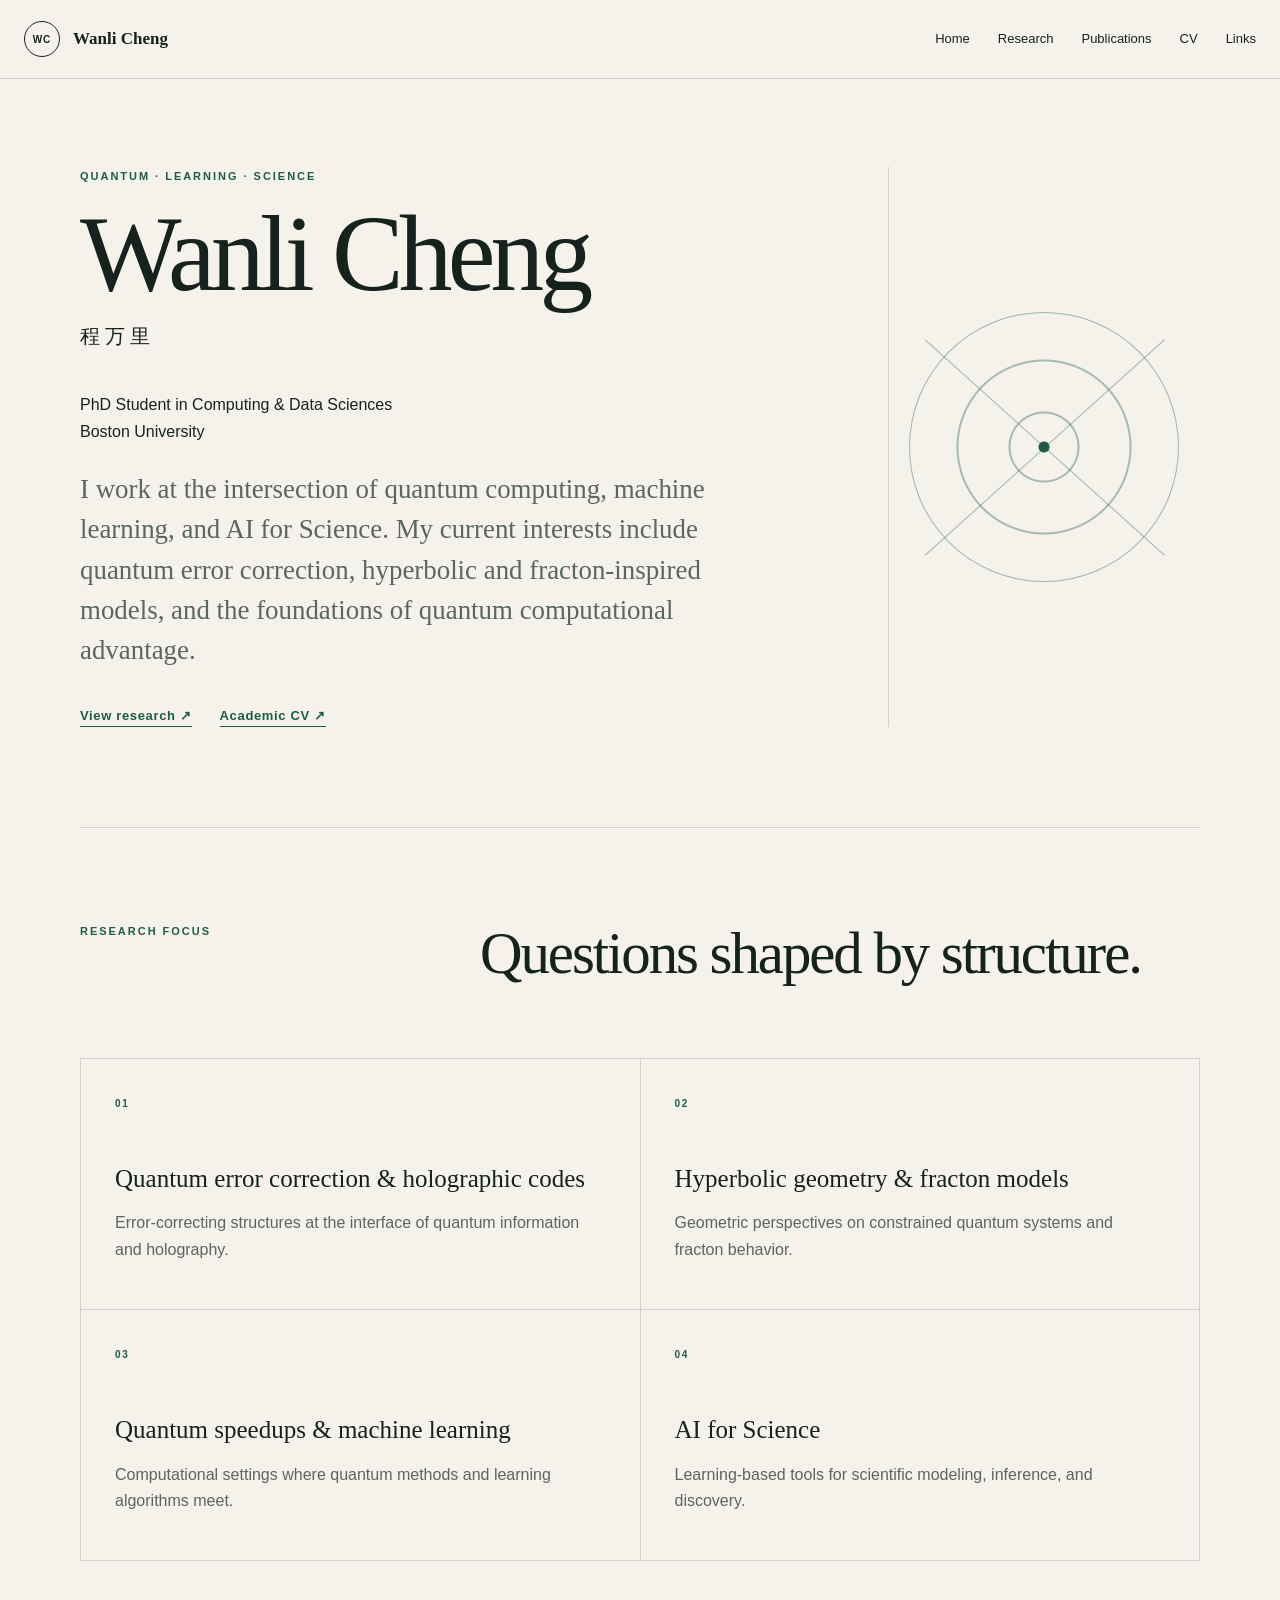
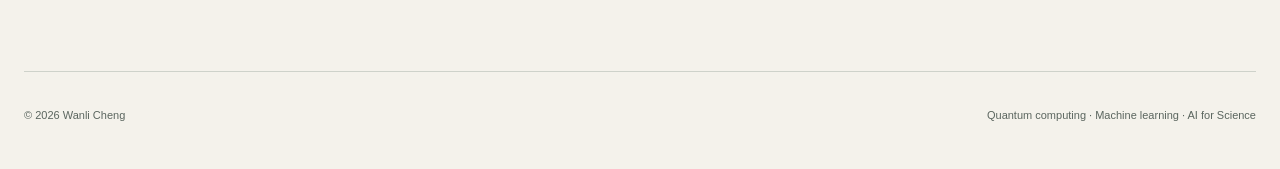
<file: github-pages/index.html>
<!doctype html><html lang="en"><head><meta charset="utf-8"><meta name="viewport" content="width=device-width,initial-scale=1"><title>Wanli Cheng | Academic Home</title><meta name="description" content="Personal academic website of Wanli Cheng, a PhD student working across quantum computing, machine learning, and AI for Science."><meta property="og:title" content="Wanli Cheng"><meta property="og:description" content="Quantum computing, machine learning, and AI for Science."><meta property="og:image" content="og.png"><link rel="icon" href="favicon.svg"><link rel="stylesheet" href="style.css"></head><body>
<header class="header"><div class="nav"><a class="brand" href="./"><span>WC</span><b>Wanli Cheng</b></a><nav aria-label="Primary"><a href="./">Home</a><a href="research/">Research</a><a href="publications/">Publications</a><a href="cv/">CV</a><a href="links/">Links</a></nav></div></header>
<main><section class="hero shell"><div><p class="eyebrow">Quantum · Learning · Science</p><h1>Wanli Cheng<small>程万里</small></h1><p class="role">PhD Student in Computing &amp; Data Sciences<br>Boston University</p><p class="bio">I work at the intersection of quantum computing, machine learning, and AI for Science. My current interests include quantum error correction, hyperbolic and fracton-inspired models, and the foundations of quantum computational advantage.</p><div class="actions"><a class="arrow" href="research/">View research ↗</a><a class="arrow" href="cv/">Academic CV ↗</a></div></div><div class="visual"><div class="mark" aria-hidden="true"></div></div></section>
<section class="section shell"><div class="heading"><p class="eyebrow">Research focus</p><h2>Questions shaped by structure.</h2></div><div class="grid"><article class="card"><small>01</small><h3>Quantum error correction &amp; holographic codes</h3><p>Error-correcting structures at the interface of quantum information and holography.</p></article><article class="card"><small>02</small><h3>Hyperbolic geometry &amp; fracton models</h3><p>Geometric perspectives on constrained quantum systems and fracton behavior.</p></article><article class="card"><small>03</small><h3>Quantum speedups &amp; machine learning</h3><p>Computational settings where quantum methods and learning algorithms meet.</p></article><article class="card"><small>04</small><h3>AI for Science</h3><p>Learning-based tools for scientific modeling, inference, and discovery.</p></article></div></section></main>
<footer class="footer"><span>© 2026 Wanli Cheng</span><span>Quantum computing · Machine learning · AI for Science</span></footer></body></html>
</file>
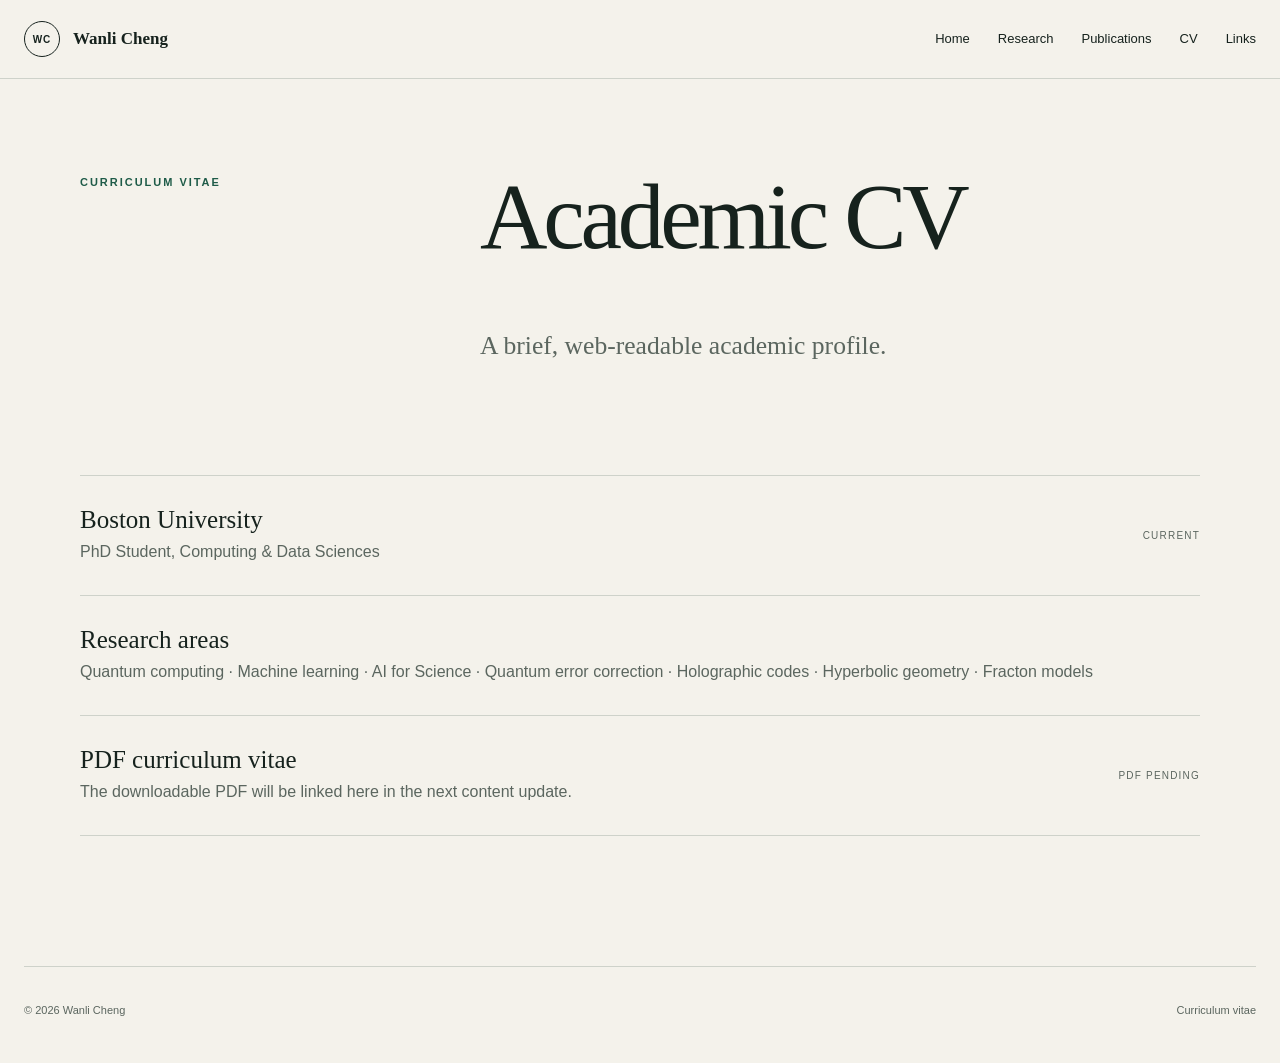
<file: github-pages/cv/index.html>
<!doctype html><html lang="en"><head><meta charset="utf-8"><meta name="viewport" content="width=device-width,initial-scale=1"><title>CV | Wanli Cheng</title><link rel="icon" href="../favicon.svg"><link rel="stylesheet" href="../style.css"></head><body><header class="header"><div class="nav"><a class="brand" href="../"><span>WC</span><b>Wanli Cheng</b></a><nav><a href="../">Home</a><a href="../research/">Research</a><a href="../publications/">Publications</a><a href="./">CV</a><a href="../links/">Links</a></nav></div></header><main class="page shell"><section class="intro"><p class="eyebrow">Curriculum vitae</p><h1>Academic CV</h1><p class="lede">A brief, web-readable academic profile.</p></section><section class="row"><div><h2>Boston University</h2><p>PhD Student, Computing &amp; Data Sciences</p></div><span class="pending">Current</span></section><section class="row"><div><h2>Research areas</h2><p>Quantum computing · Machine learning · AI for Science · Quantum error correction · Holographic codes · Hyperbolic geometry · Fracton models</p></div></section><section class="row"><div><h2>PDF curriculum vitae</h2><p>The downloadable PDF will be linked here in the next content update.</p></div><span class="pending">PDF pending</span></section></main><footer class="footer"><span>© 2026 Wanli Cheng</span><span>Curriculum vitae</span></footer></body></html>
</file>
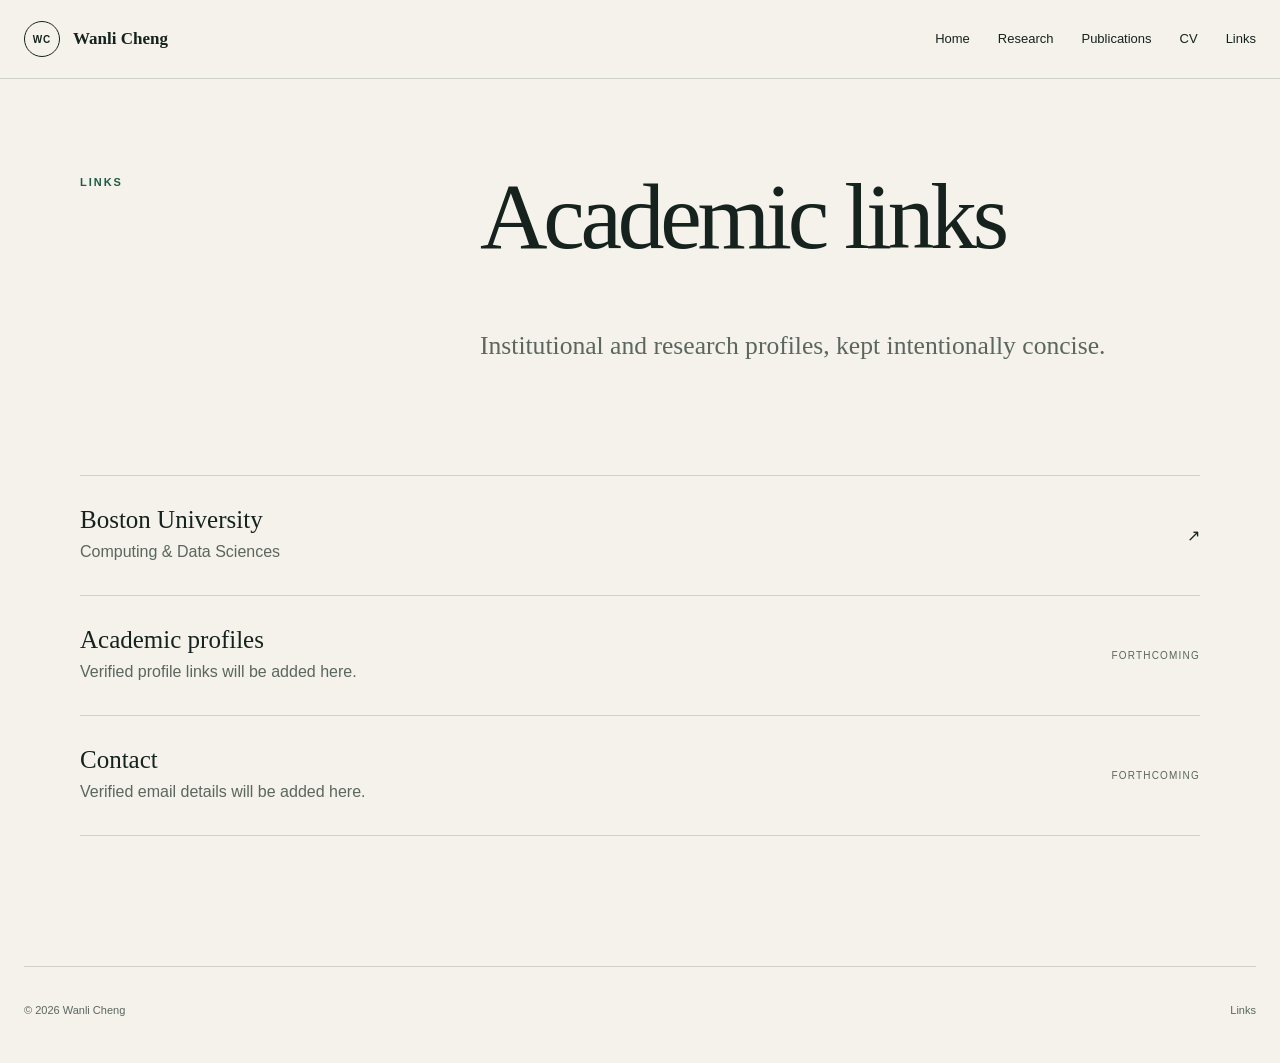
<file: github-pages/links/index.html>
<!doctype html><html lang="en"><head><meta charset="utf-8"><meta name="viewport" content="width=device-width,initial-scale=1"><title>Links | Wanli Cheng</title><link rel="icon" href="../favicon.svg"><link rel="stylesheet" href="../style.css"></head><body><header class="header"><div class="nav"><a class="brand" href="../"><span>WC</span><b>Wanli Cheng</b></a><nav><a href="../">Home</a><a href="../research/">Research</a><a href="../publications/">Publications</a><a href="../cv/">CV</a><a href="./">Links</a></nav></div></header><main class="page shell"><section class="intro"><p class="eyebrow">Links</p><h1>Academic links</h1><p class="lede">Institutional and research profiles, kept intentionally concise.</p></section><section><div class="row"><a href="https://www.bu.edu/cds-faculty/" target="_blank" rel="noreferrer"><div><h2>Boston University</h2><p>Computing &amp; Data Sciences</p></div><span>↗</span></a></div><div class="row"><div><h2>Academic profiles</h2><p>Verified profile links will be added here.</p></div><span class="pending">Forthcoming</span></div><div class="row"><div><h2>Contact</h2><p>Verified email details will be added here.</p></div><span class="pending">Forthcoming</span></div></section></main><footer class="footer"><span>© 2026 Wanli Cheng</span><span>Links</span></footer></body></html>
</file>
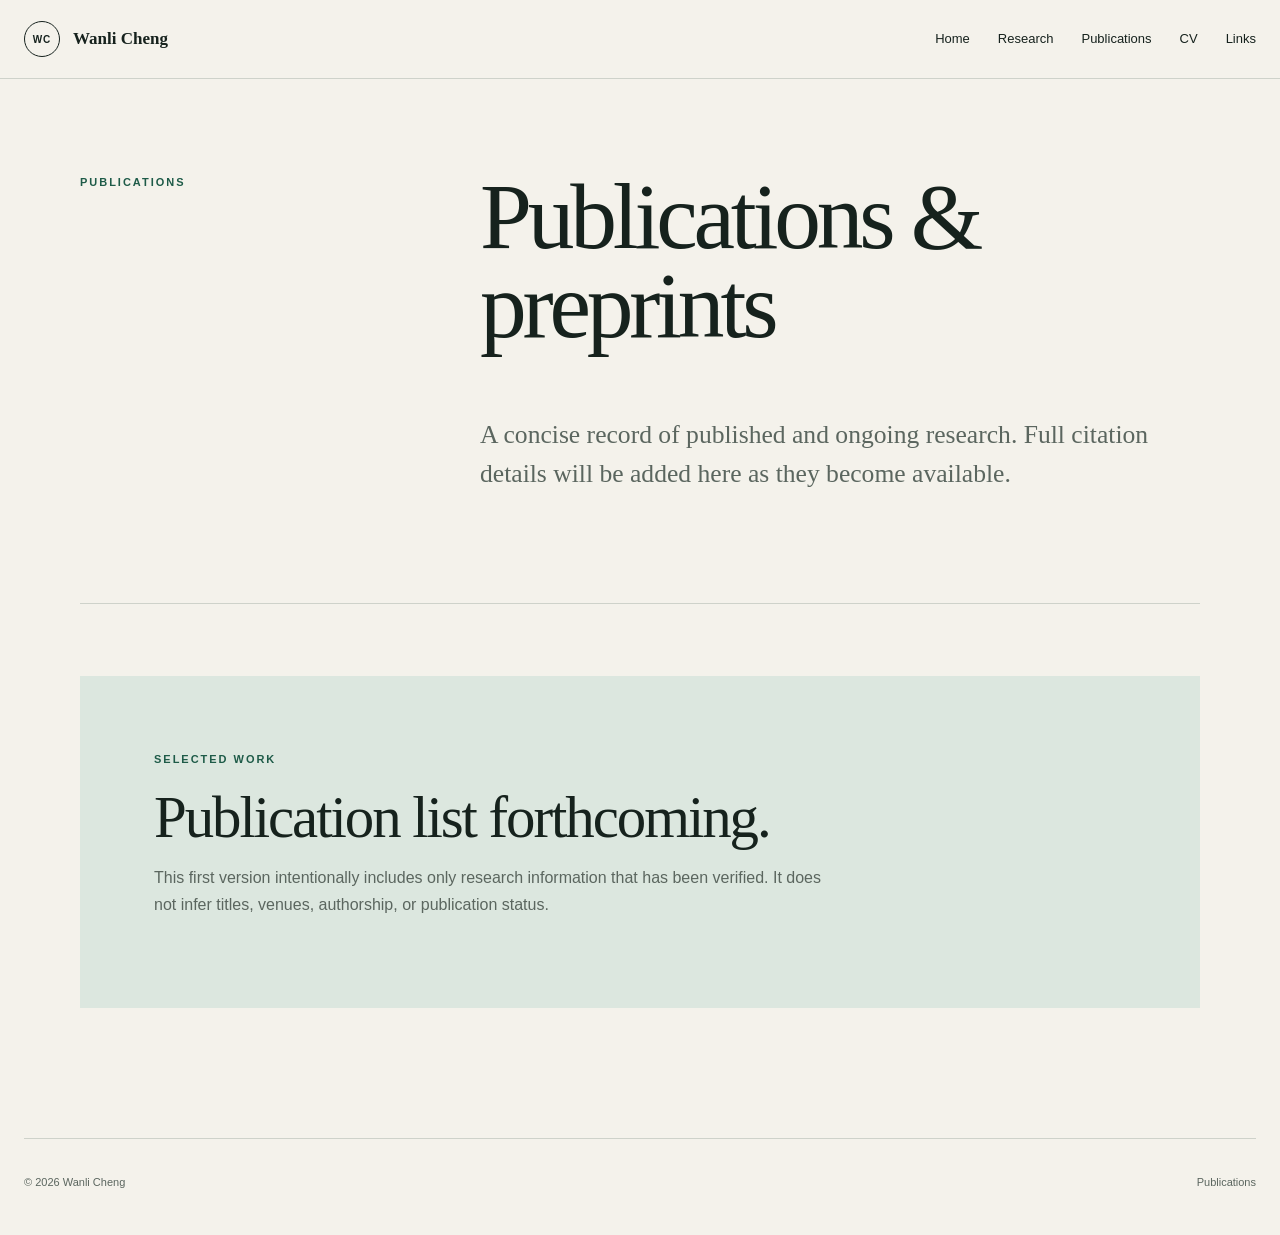
<file: github-pages/publications/index.html>
<!doctype html><html lang="en"><head><meta charset="utf-8"><meta name="viewport" content="width=device-width,initial-scale=1"><title>Publications | Wanli Cheng</title><link rel="icon" href="../favicon.svg"><link rel="stylesheet" href="../style.css"></head><body><header class="header"><div class="nav"><a class="brand" href="../"><span>WC</span><b>Wanli Cheng</b></a><nav><a href="../">Home</a><a href="../research/">Research</a><a href="./">Publications</a><a href="../cv/">CV</a><a href="../links/">Links</a></nav></div></header><main class="page shell"><section class="intro"><p class="eyebrow">Publications</p><h1>Publications &amp; preprints</h1><p class="lede">A concise record of published and ongoing research. Full citation details will be added here as they become available.</p></section><section class="notice"><p class="eyebrow">Selected work</p><h2>Publication list forthcoming.</h2><p>This first version intentionally includes only research information that has been verified. It does not infer titles, venues, authorship, or publication status.</p></section></main><footer class="footer"><span>© 2026 Wanli Cheng</span><span>Publications</span></footer></body></html>
</file>
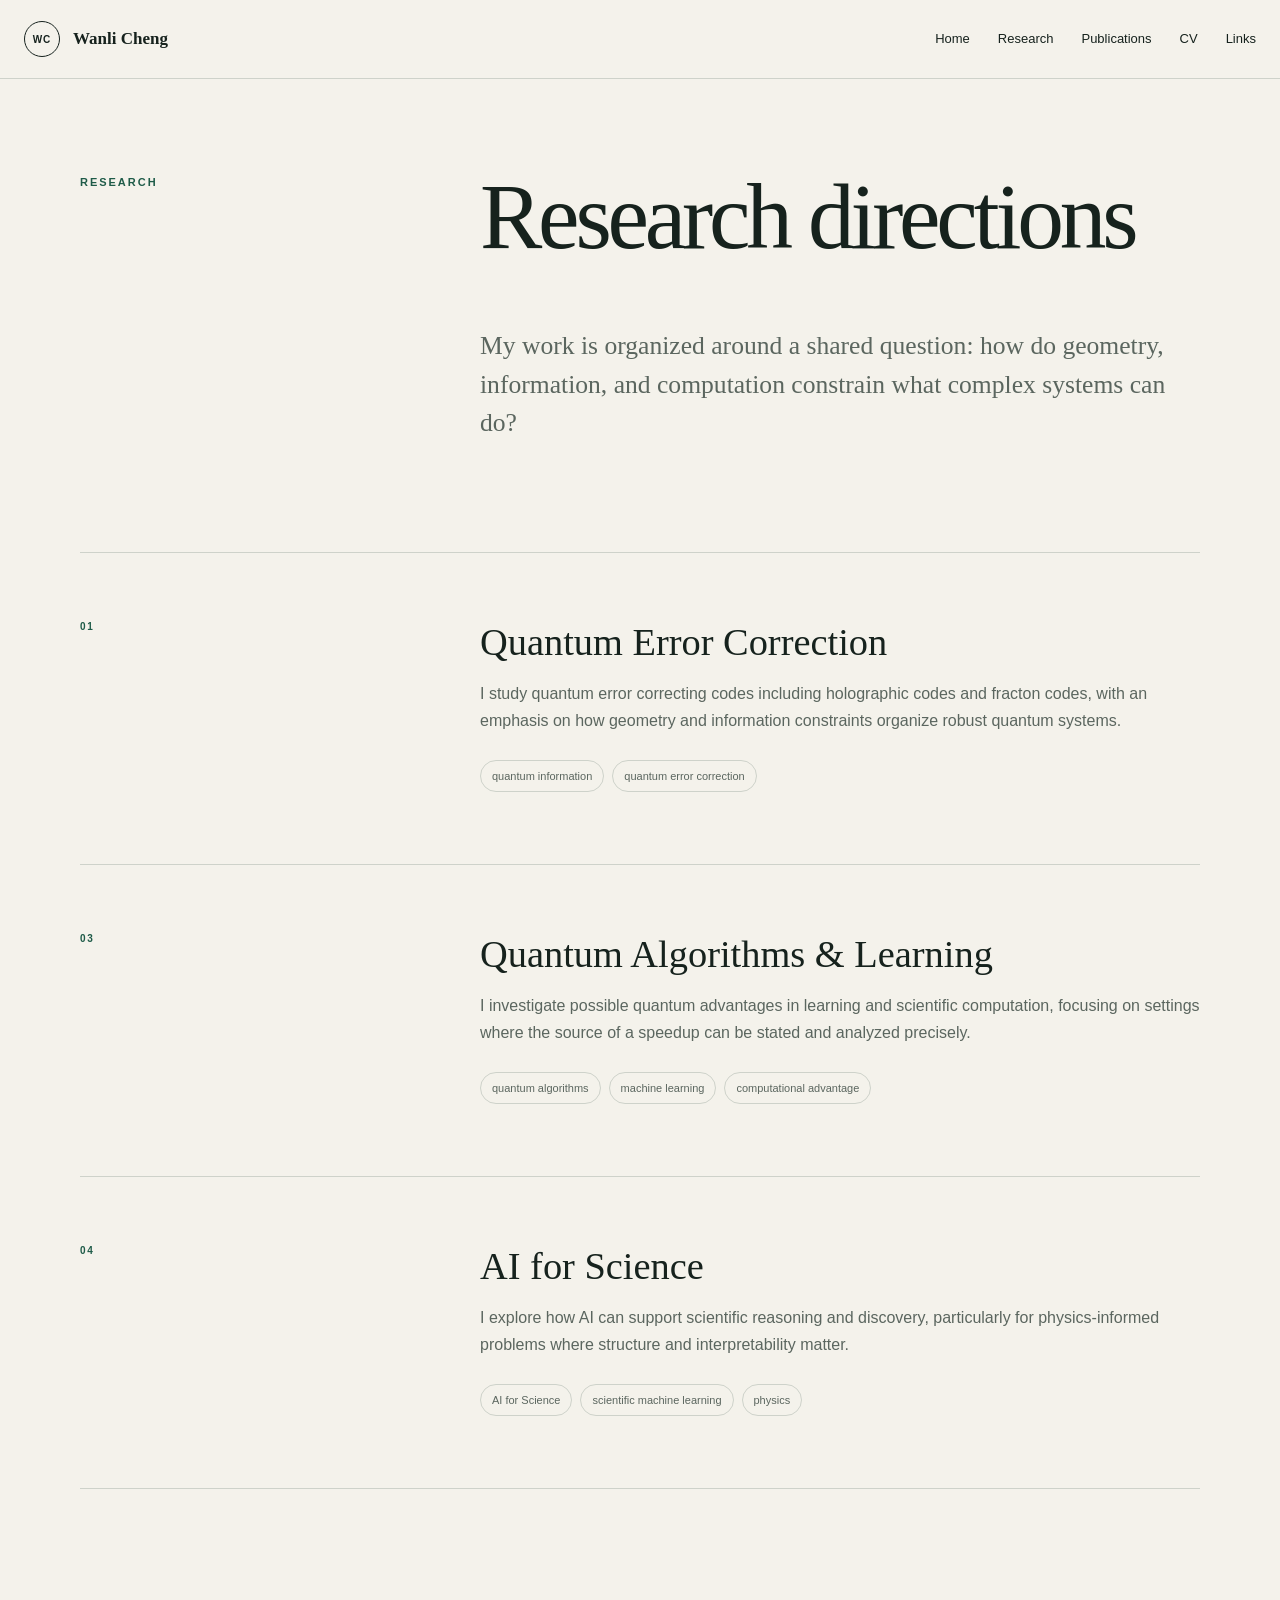
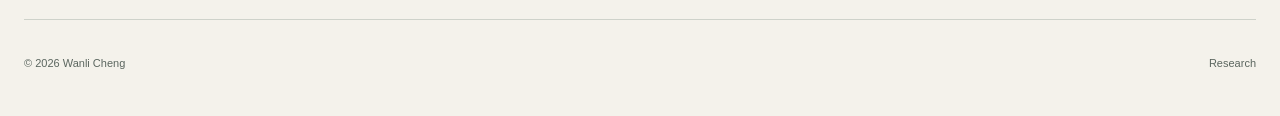
<file: github-pages/research/index.html>
<!doctype html><html lang="en"><head><meta charset="utf-8"><meta name="viewport" content="width=device-width,initial-scale=1"><title>Research | Wanli Cheng</title><link rel="icon" href="../favicon.svg"><link rel="stylesheet" href="../style.css"></head><body><header class="header"><div class="nav"><a class="brand" href="../"><span>WC</span><b>Wanli Cheng</b></a><nav><a href="../">Home</a><a href="./">Research</a><a href="../publications/">Publications</a><a href="../cv/">CV</a><a href="../links/">Links</a></nav></div></header><main class="page shell"><section class="intro"><p class="eyebrow">Research</p><h1>Research directions</h1><p class="lede">My work is organized around a shared question: how do geometry, information, and computation constrain what complex systems can do?</p></section>
<article class="record"><span class="number">01</span><div><h2>Quantum Error Correction </h2><p>I study quantum error correcting codes including holographic codes and fracton codes, with an emphasis on how geometry and information constraints organize robust quantum systems.</p><ul class="tags"><li>quantum information</li><li>quantum error correction</li></ul></div></article>
<article class="record"><span class="number">03</span><div><h2>Quantum Algorithms &amp; Learning</h2><p>I investigate possible quantum advantages in learning and scientific computation, focusing on settings where the source of a speedup can be stated and analyzed precisely.</p><ul class="tags"><li>quantum algorithms</li><li>machine learning</li><li>computational advantage</li></ul></div></article>
<article class="record"><span class="number">04</span><div><h2>AI for Science</h2><p>I explore how AI can support scientific reasoning and discovery, particularly for physics-informed problems where structure and interpretability matter.</p><ul class="tags"><li>AI for Science</li><li>scientific machine learning</li><li>physics</li></ul></div></article></main><footer class="footer"><span>© 2026 Wanli Cheng</span><span>Research</span></footer></body></html>
</file>
<file: github-pages/style.css>
:root{--paper:#f4f2eb;--ink:#16221d;--muted:#5b665f;--line:#ced2ca;--accent:#1e5b48;--soft:#dce7df}*{box-sizing:border-box}html{scroll-behavior:smooth}body{margin:0;background:var(--paper);color:var(--ink);font:16px/1.65 Arial,Helvetica,sans-serif;-webkit-font-smoothing:antialiased}a{color:inherit;text-decoration:none}.shell{width:min(1120px,calc(100% - 48px));margin:auto}.eyebrow{margin:0 0 18px;color:var(--accent);font-size:11px;font-weight:700;letter-spacing:.18em;text-transform:uppercase}.header{border-bottom:1px solid var(--line);background:rgba(244,242,235,.95);position:sticky;top:0;z-index:10}.nav{width:min(1240px,calc(100% - 48px));min-height:78px;margin:auto;display:flex;align-items:center;justify-content:space-between;gap:40px}.brand{display:flex;align-items:center;gap:13px;font:700 17px Georgia,serif}.brand span{width:36px;height:36px;border:1px solid;border-radius:50%;display:grid;place-items:center;font:600 10px Arial;letter-spacing:.08em}.nav nav{display:flex;gap:28px;font-size:13px}.nav nav a:hover{color:var(--accent)}.hero{min-height:680px;display:grid;grid-template-columns:1.5fr .65fr;gap:88px;align-items:center;padding:88px 0 100px}.hero h1,.intro h1{margin:0;font:400 clamp(64px,8.4vw,118px)/.95 Georgia,serif;letter-spacing:-.045em}.hero h1 small{display:block;margin-top:18px;font:400 20px Arial;letter-spacing:.24em}.role{margin:42px 0 0}.bio{max-width:690px;margin:24px 0 0;color:var(--muted);font:400 clamp(19px,2.1vw,27px)/1.5 Georgia,serif}.actions{display:flex;gap:28px;margin-top:34px}.arrow{color:var(--accent);font-size:13px;font-weight:700;letter-spacing:.05em;border-bottom:1px solid}.visual{align-self:stretch;border-left:1px solid var(--line);display:grid;place-items:center}.mark{width:270px;aspect-ratio:1;border:1px solid #1e5b4866;border-radius:50%;position:relative;background:radial-gradient(circle at center,var(--accent) 0 5px,transparent 6px),repeating-radial-gradient(circle at center,transparent 0 33px,#1e5b485c 34px,#1e5b485c 35px,transparent 36px 52px)}.mark:after,.mark:before{content:"";position:absolute;width:120%;height:1px;left:-10%;top:50%;background:#1e5b4866;transform:rotate(42deg)}.mark:after{transform:rotate(-42deg)}.section{border-top:1px solid var(--line);padding:94px 0 110px}.heading{display:grid;grid-template-columns:1fr 2fr;gap:40px}.heading h2,.notice h2{margin:0;font:400 clamp(36px,4.6vw,62px)/1.08 Georgia,serif;letter-spacing:-.035em}.grid{display:grid;grid-template-columns:1fr 1fr;margin-top:72px;border-top:1px solid var(--line);border-left:1px solid var(--line)}.card{min-height:250px;padding:30px 34px;border-right:1px solid var(--line);border-bottom:1px solid var(--line)}.card small,.number{color:var(--accent);font-size:10px;font-weight:700;letter-spacing:.16em}.card h3{margin:48px 0 16px;font:400 25px/1.25 Georgia,serif}.card p,.record p{color:var(--muted)}.footer{width:min(1240px,calc(100% - 48px));margin:auto;padding:34px 0 44px;border-top:1px solid var(--line);display:flex;justify-content:space-between;color:var(--muted);font-size:11px}.page{min-height:70vh;padding:94px 0 130px}.intro{display:grid;grid-template-columns:1fr 2fr;gap:40px;padding-bottom:84px;border-bottom:1px solid var(--line)}.intro h1{font-size:clamp(56px,7.3vw,98px)}.intro .lede{grid-column:2;color:var(--muted);font:400 clamp(20px,2vw,27px)/1.5 Georgia,serif}.record{display:grid;grid-template-columns:1fr 2fr;gap:40px;padding:66px 0 72px;border-bottom:1px solid var(--line)}.record h2{margin:0;font:400 clamp(28px,3vw,40px)/1.2 Georgia,serif}.tags{display:flex;flex-wrap:wrap;gap:8px;padding:0;margin:26px 0 0;list-style:none}.tags li{padding:6px 11px;border:1px solid var(--line);border-radius:20px;color:var(--muted);font-size:11px}.notice{margin-top:72px;padding:74px;background:var(--soft)}.notice p:last-child{max-width:680px;color:var(--muted)}.row{min-height:120px;border-bottom:1px solid var(--line);display:flex;justify-content:space-between;align-items:center;gap:30px}.row h2{margin:0;font:400 25px Georgia,serif}.row p{margin:5px 0 0;color:var(--muted)}.row>a{display:contents}.pending{color:var(--muted);font-size:10px;letter-spacing:.12em;text-transform:uppercase}@media(max-width:760px){.shell,.nav,.footer{width:calc(100% - 30px)}.brand b{display:none}.nav nav{gap:14px;font-size:11px;overflow:auto}.hero{grid-template-columns:1fr;gap:60px;min-height:auto}.visual{min-height:400px;border-left:0;border-top:1px solid var(--line)}.heading,.intro,.record{grid-template-columns:1fr}.intro .lede{grid-column:1}.grid{grid-template-columns:1fr}.notice{padding:42px 28px}.footer{flex-direction:column}}
</file>
